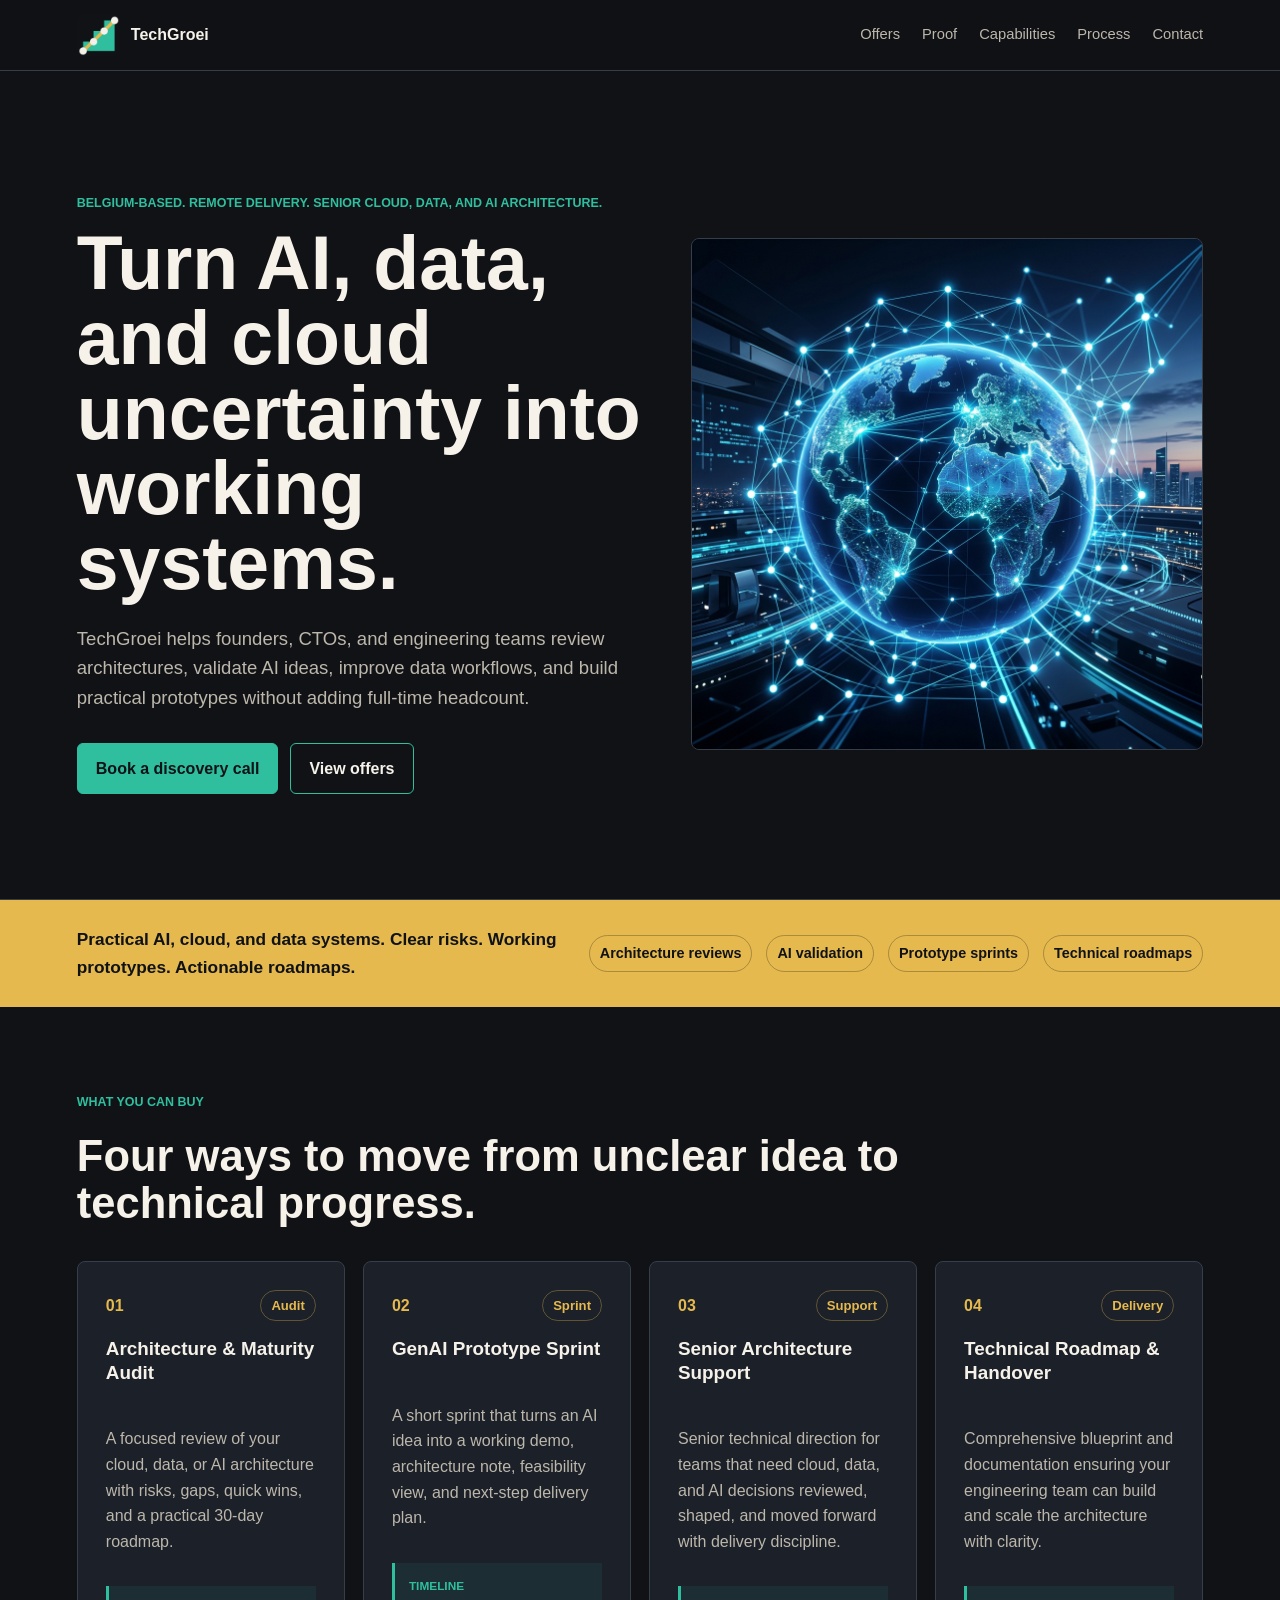
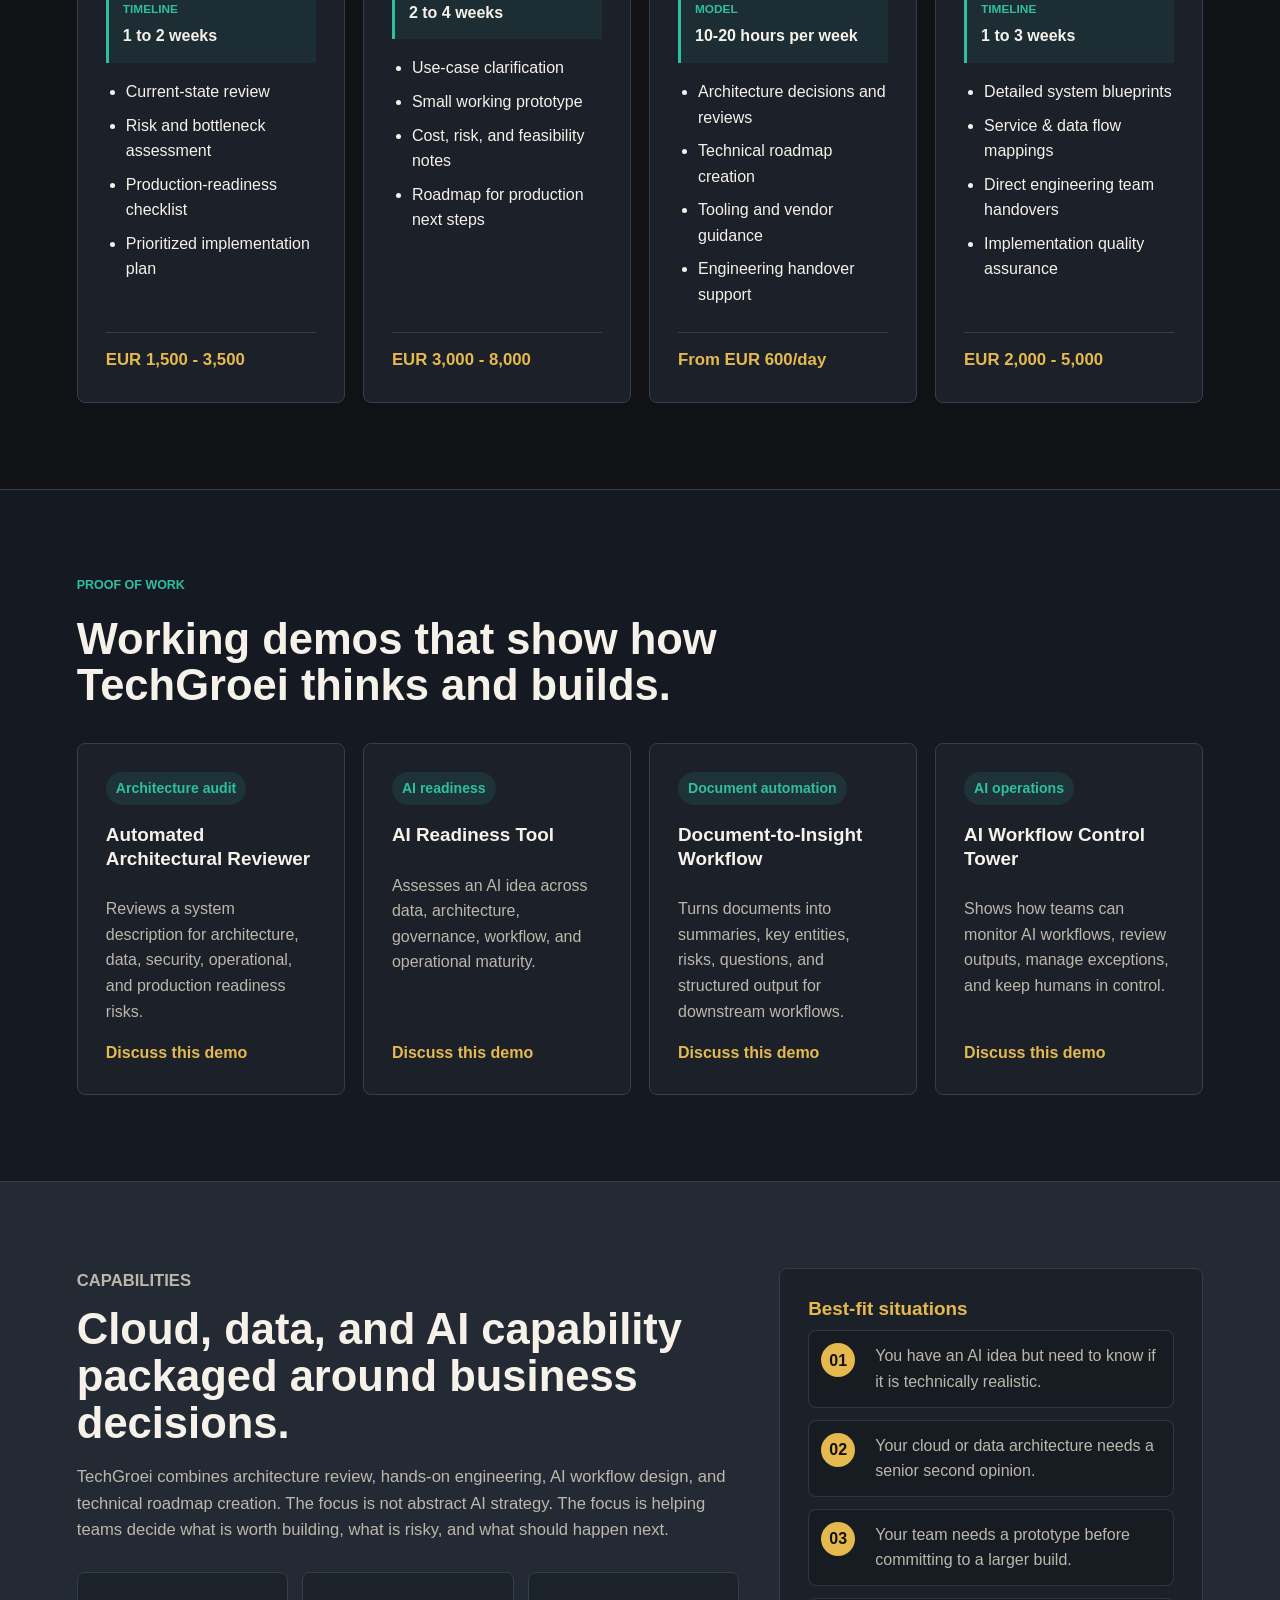
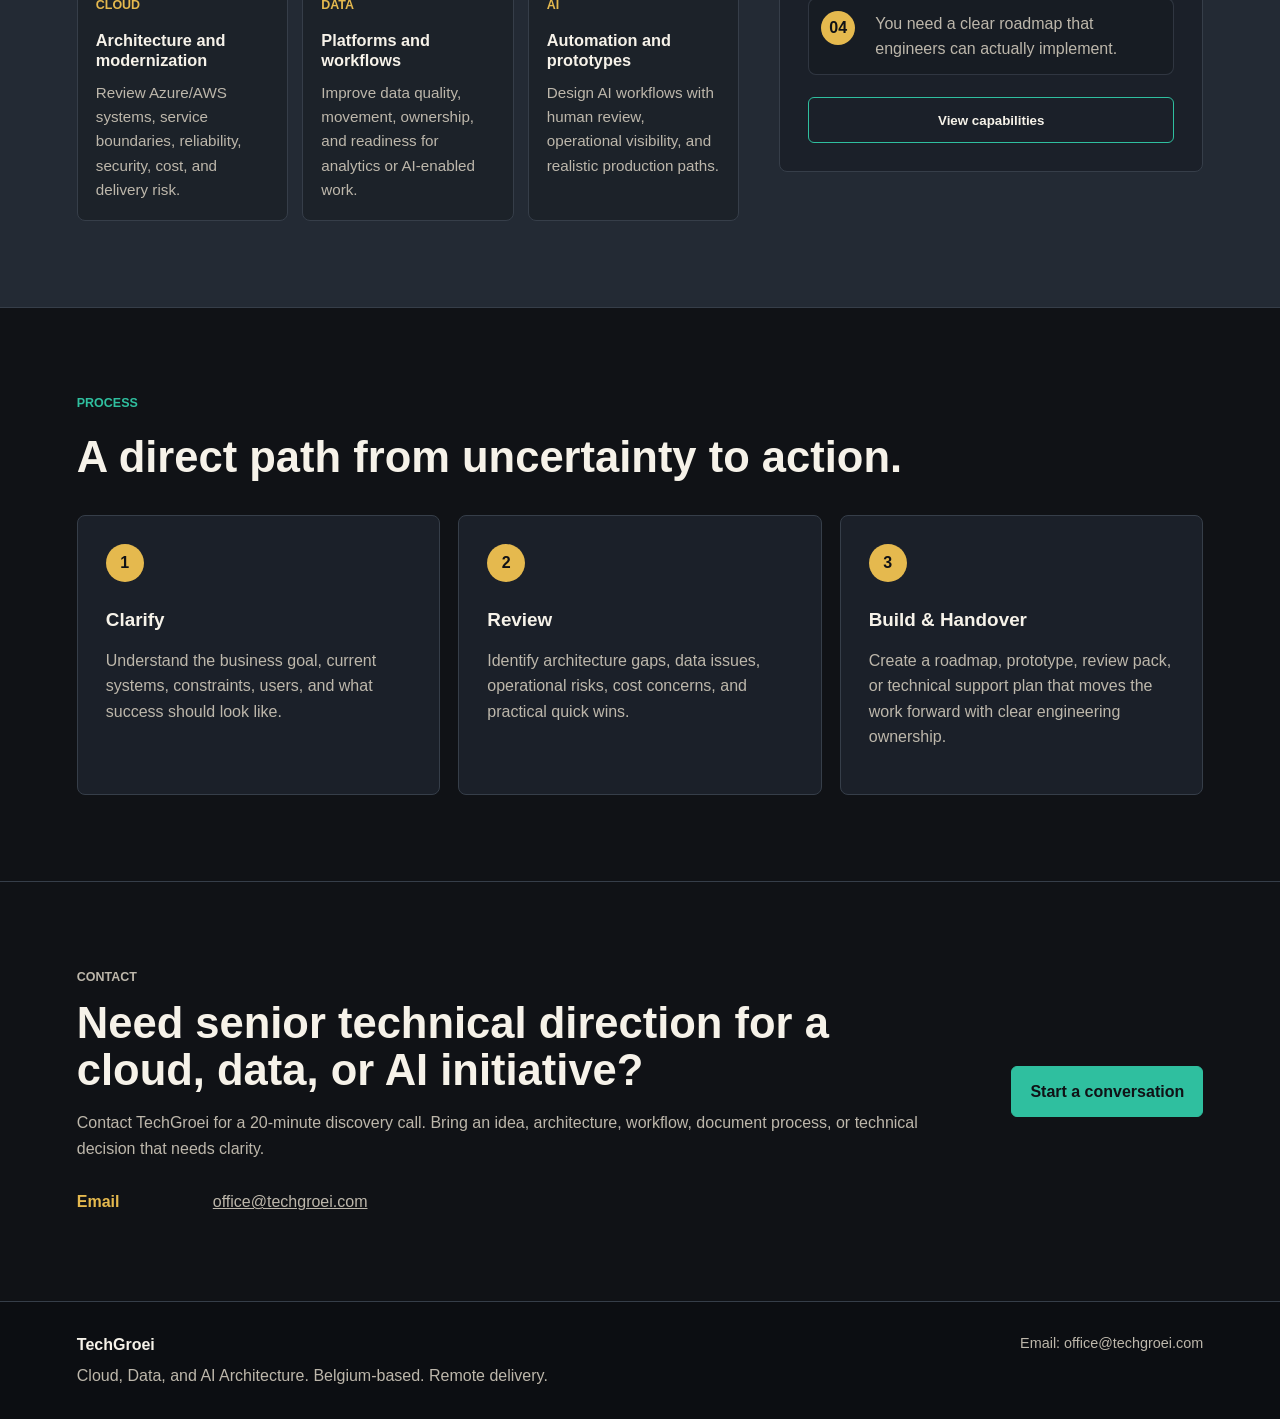
<file: index.html>
<!DOCTYPE html>
<html lang="en">

<head>
    <meta charset="UTF-8">
    <meta name="viewport" content="width=device-width, initial-scale=1.0">
    <meta name="description"
        content="TechGroei helps founders, CTOs, and engineering teams review cloud, data, and AI architectures, validate AI ideas, and build practical prototypes.">
    <title>TechGroei | Cloud, Data, and AI Architecture</title>
    <link rel="stylesheet" href="style.css">
</head>

<body>
    <header class="site-header">
        <a class="brand-link" href="#top" aria-label="TechGroei home">
            <img src="techgroei_logo.png" alt="" class="brand-mark">
            <span>TechGroei</span>
        </a>
        <nav aria-label="Primary navigation">
            <a href="#offers">Offers</a>
            <a href="#proof">Proof</a>
            <a href="#capabilities">Capabilities</a>
            <a href="#process">Process</a>
            <a href="#contact">Contact</a>
        </nav>
    </header>

    <main id="top">
        <section class="hero">
            <div class="hero-copy">
                <p class="eyebrow">Belgium-based. Remote delivery. Senior cloud, data, and AI architecture.</p>
                <h1>Turn AI, data, and cloud uncertainty into working systems.</h1>
                <p class="hero-tag">
                    TechGroei helps founders, CTOs, and engineering teams review architectures, validate AI ideas,
                    improve data workflows, and build practical prototypes without adding full-time headcount.
                </p>
                <div class="hero-actions">
                    <a href="mailto:office@techgroei.com?subject=TechGroei%20discovery%20call" class="btn">Book a
                        discovery call</a>
                    <a href="#offers" class="btn btn-quiet">View offers</a>
                </div>
            </div>
            <figure class="hero-visual">
                <img src="hero_ai_architecture_1775508554138.png"
                    alt="Abstract cloud, data and AI architecture network">
            </figure>
        </section>

        <section class="signal-band" aria-label="TechGroei positioning">
            <p>Practical AI, cloud, and data systems. Clear risks. Working prototypes. Actionable roadmaps.</p>
            <span>Architecture reviews</span>
            <span>AI validation</span>
            <span>Prototype sprints</span>
            <span>Technical roadmaps</span>
        </section>

        <section id="offers" class="section">
            <div class="section-heading">
                <p class="eyebrow">What you can buy</p>
                <h2>Four ways to move from unclear idea to technical progress.</h2>
            </div>
            <div class="offer-grid">
                <article class="offer-card">
                    <div class="offer-card-head">
                        <span class="card-kicker">01</span>
                        <span class="offer-type">Audit</span>
                    </div>
                    <h3>Architecture & Maturity Audit</h3>
                    <p>
                        A focused review of your cloud, data, or AI architecture with risks, gaps, quick wins, and a
                        practical 30-day roadmap.
                    </p>
                    <div class="offer-outcome">
                        <span>Timeline</span>
                        <strong>1 to 2 weeks</strong>
                    </div>
                    <ul>
                        <li>Current-state review</li>
                        <li>Risk and bottleneck assessment</li>
                        <li>Production-readiness checklist</li>
                        <li>Prioritized implementation plan</li>
                    </ul>
                    <div class="offer-price">EUR 1,500 - 3,500</div>
                </article>
                <article class="offer-card">
                    <div class="offer-card-head">
                        <span class="card-kicker">02</span>
                        <span class="offer-type">Sprint</span>
                    </div>
                    <h3>GenAI Prototype Sprint</h3>
                    <p>
                        A short sprint that turns an AI idea into a working demo, architecture note, feasibility view,
                        and next-step delivery plan.
                    </p>
                    <div class="offer-outcome">
                        <span>Timeline</span>
                        <strong>2 to 4 weeks</strong>
                    </div>
                    <ul>
                        <li>Use-case clarification</li>
                        <li>Small working prototype</li>
                        <li>Cost, risk, and feasibility notes</li>
                        <li>Roadmap for production next steps</li>
                    </ul>
                    <div class="offer-price">EUR 3,000 - 8,000</div>
                </article>
                <article class="offer-card">
                    <div class="offer-card-head">
                        <span class="card-kicker">03</span>
                        <span class="offer-type">Support</span>
                    </div>
                    <h3>Senior Architecture Support</h3>
                    <p>
                        Senior technical direction for teams that need cloud, data, and AI decisions reviewed, shaped,
                        and moved forward with delivery discipline.
                    </p>
                    <div class="offer-outcome">
                        <span>Model</span>
                        <strong>10-20 hours per week</strong>
                    </div>
                    <ul>
                        <li>Architecture decisions and reviews</li>
                        <li>Technical roadmap creation</li>
                        <li>Tooling and vendor guidance</li>
                        <li>Engineering handover support</li>
                    </ul>
                    <div class="offer-price">From EUR 600/day</div>
                </article>
                <article class="offer-card">
                    <div class="offer-card-head">
                        <span class="card-kicker">04</span>
                        <span class="offer-type">Delivery</span>
                    </div>
                    <h3>Technical Roadmap & Handover</h3>
                    <p>
                        Comprehensive blueprint and documentation ensuring your engineering team can build and scale the
                        architecture with clarity.
                    </p>
                    <div class="offer-outcome">
                        <span>Timeline</span>
                        <strong>1 to 3 weeks</strong>
                    </div>
                    <ul>
                        <li>Detailed system blueprints</li>
                        <li>Service & data flow mappings</li>
                        <li>Direct engineering team handovers</li>
                        <li>Implementation quality assurance</li>
                    </ul>
                    <div class="offer-price">EUR 2,000 - 5,000</div>
                </article>
            </div>
        </section>

        <section id="proof" class="section section-muted">
            <div class="section-heading">
                <p class="eyebrow">Proof of work</p>
                <h2>Working demos that show how TechGroei thinks and builds.</h2>
            </div>
            <div class="portfolio-grid">
                <article>
                    <span>Architecture audit</span>
                    <h3>Automated Architectural Reviewer</h3>
                    <p>
                        Reviews a system description for architecture, data, security, operational, and production
                        readiness risks.
                    </p>
                    <a href="mailto:office@techgroei.com?subject=Automated%20Architectural%20Reviewer%20demo">Discuss
                        this demo</a>
                </article>
                <article>
                    <span>AI readiness</span>
                    <h3>AI Readiness Tool</h3>
                    <p>
                        Assesses an AI idea across data, architecture, governance, workflow, and operational maturity.
                    </p>
                    <a href="mailto:office@techgroei.com?subject=AI%20Readiness%20Tool%20demo">Discuss this demo</a>
                </article>
                <article>
                    <span>Document automation</span>
                    <h3>Document-to-Insight Workflow</h3>
                    <p>
                        Turns documents into summaries, key entities, risks, questions, and structured output for
                        downstream workflows.
                    </p>
                    <a href="mailto:office@techgroei.com?subject=Document-to-Insight%20Workflow%20demo">Discuss this
                        demo</a>
                </article>
                <article>
                    <span>AI operations</span>
                    <h3>AI Workflow Control Tower</h3>
                    <p>
                        Shows how teams can monitor AI workflows, review outputs, manage exceptions, and keep humans in
                        control.
                    </p>
                    <a href="mailto:office@techgroei.com?subject=AI%20Workflow%20Control%20Tower%20demo">Discuss this
                        demo</a>
                </article>
            </div>
        </section>

        <section id="capabilities" class="section capabilities-section">
            <div class="capabilities-copy">
                <p class="eyebrow">Capabilities</p>
                <h2>Cloud, data, and AI capability packaged around business decisions.</h2>
                <p>
                    TechGroei combines architecture review, hands-on engineering, AI workflow design, and technical
                    roadmap creation. The focus is not abstract AI strategy. The focus is helping teams decide what is
                    worth building, what is risky, and what should happen next.
                </p>
                <div class="capability-cluster">
                    <article>
                        <span>Cloud</span>
                        <h3>Architecture and modernization</h3>
                        <p>Review Azure/AWS systems, service boundaries, reliability, security, cost, and delivery risk.
                        </p>
                    </article>
                    <article>
                        <span>Data</span>
                        <h3>Platforms and workflows</h3>
                        <p>Improve data quality, movement, ownership, and readiness for analytics or AI-enabled work.
                        </p>
                    </article>
                    <article>
                        <span>AI</span>
                        <h3>Automation and prototypes</h3>
                        <p>Design AI workflows with human review, operational visibility, and realistic production
                            paths.</p>
                    </article>
                </div>
            </div>
            <div class="capabilities-panel">
                <h3>Best-fit situations</h3>
                <div class="fit-list">
                    <div>
                        <span>01</span>
                        <p>You have an AI idea but need to know if it is technically realistic.</p>
                    </div>
                    <div>
                        <span>02</span>
                        <p>Your cloud or data architecture needs a senior second opinion.</p>
                    </div>
                    <div>
                        <span>03</span>
                        <p>Your team needs a prototype before committing to a larger build.</p>
                    </div>
                    <div>
                        <span>04</span>
                        <p>You need a clear roadmap that engineers can actually implement.</p>
                    </div>
                </div>
                <button type="button" class="btn btn-quiet" data-capabilities-open>View capabilities</button>
            </div>
        </section>

        <section id="process" class="section process-section">
            <div class="section-heading">
                <p class="eyebrow">Process</p>
                <h2>A direct path from uncertainty to action.</h2>
            </div>
            <div class="steps">
                <article>
                    <strong>1</strong>
                    <h3>Clarify</h3>
                    <p>Understand the business goal, current systems, constraints, users, and what success should look
                        like.</p>
                </article>
                <article>
                    <strong>2</strong>
                    <h3>Review</h3>
                    <p>Identify architecture gaps, data issues, operational risks, cost concerns, and practical quick
                        wins.</p>
                </article>
                <article>
                    <strong>3</strong>
                    <h3>Build & Handover</h3>
                    <p>Create a roadmap, prototype, review pack, or technical support plan that moves the work forward
                        with clear engineering ownership.
                    </p>
                </article>
            </div>
        </section>

        <section class="section contact-section" id="contact">
            <div>
                <p class="eyebrow">Contact</p>
                <h2>Need senior technical direction for a cloud, data, or AI initiative?</h2>
                <p>
                    Contact TechGroei for a 20-minute discovery call. Bring an idea, architecture, workflow, document
                    process, or technical decision that needs clarity.
                </p>
                <dl class="contact-details">
                    <div>
                        <dt>Email</dt>
                        <dd><a href="mailto:office@techgroei.com">office@techgroei.com</a></dd>
                    </div>
                </dl>
            </div>
            <a href="mailto:office@techgroei.com?subject=TechGroei%20discovery%20call" class="btn">Start a
                conversation</a>
        </section>
    </main>

    <footer class="site-footer">
        <div>
            <strong>TechGroei</strong>
            <p>Cloud, Data, and AI Architecture. Belgium-based. Remote delivery.</p>
        </div>
        <div class="footer-meta">
            <span>Email: office@techgroei.com</span>
        </div>
    </footer>
    <div id="capabilities-modal" class="modal-overlay" aria-hidden="true">
        <div class="modal-container" role="dialog" aria-modal="true" aria-label="TechGroei capabilities slide">
            <button class="modal-close" type="button" aria-label="Close capabilities slide">&times;</button>
            <iframe src="one_slider_capabilities.html" title="TechGroei capabilities slide"></iframe>
        </div>
    </div>
    <script>
        document.addEventListener('DOMContentLoaded', () => {
            const modal = document.getElementById('capabilities-modal');
            const openButton = document.querySelector('[data-capabilities-open]');
            const closeButton = document.querySelector('.modal-close');

            function openModal() {
                modal.classList.add('is-open');
                modal.setAttribute('aria-hidden', 'false');
                document.body.classList.add('modal-open');
            }

            function closeModal() {
                modal.classList.remove('is-open');
                modal.setAttribute('aria-hidden', 'true');
                document.body.classList.remove('modal-open');
            }

            openButton.addEventListener('click', openModal);
            closeButton.addEventListener('click', closeModal);
            modal.addEventListener('click', event => {
                if (event.target === modal) closeModal();
            });
            document.addEventListener('keydown', event => {
                if (event.key === 'Escape' && modal.classList.contains('is-open')) closeModal();
            });
        });
    </script>
</body>

</html>
</file>
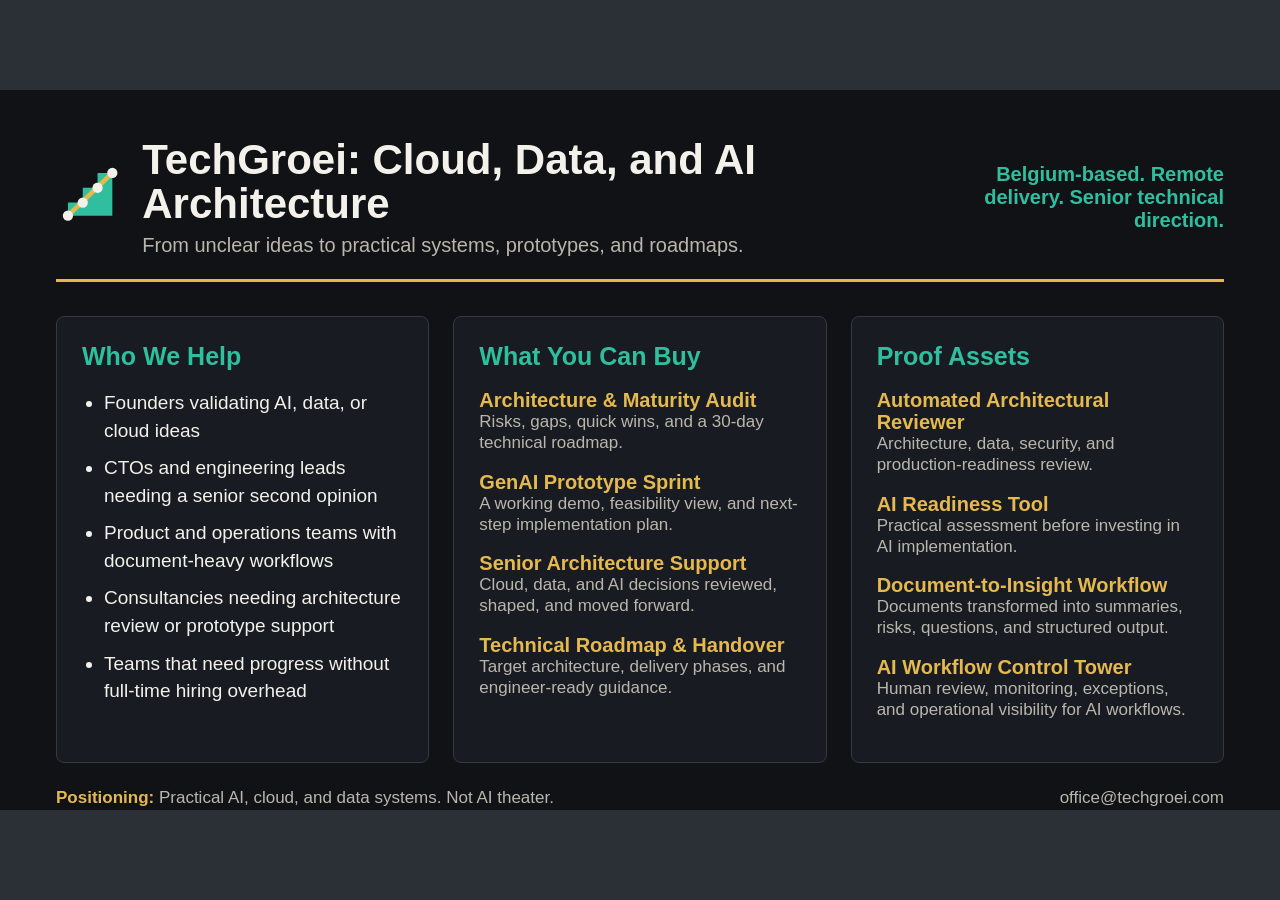
<file: one_slider_capabilities.html>
<!DOCTYPE html>
<html lang="en">

<head>
    <meta charset="UTF-8">
    <meta name="viewport" content="width=device-width, initial-scale=1.0">
    <title>TechGroei Capabilities Slide</title>
    <style>
        :root {
            --bg: #101216;
            --panel: #181c22;
            --text: #f4f1ea;
            --muted: #bbb6ac;
            --teal: #2fbf9f;
            --yellow: #e5b94e;
            --line: #343a43;
        }

        * {
            box-sizing: border-box;
        }

        body {
            margin: 0;
            min-height: 100vh;
            display: grid;
            place-items: center;
            background: #2b2f36;
            font-family: Arial, Helvetica, sans-serif;
        }

        .slide {
            width: 1280px;
            height: 720px;
            padding: 48px 56px;
            background: var(--bg);
            color: var(--text);
            overflow: hidden;
        }

        header {
            display: flex;
            align-items: center;
            justify-content: space-between;
            gap: 32px;
            border-bottom: 3px solid var(--yellow);
            padding-bottom: 22px;
        }

        .brand {
            display: flex;
            align-items: center;
            gap: 18px;
        }

        .mark {
            width: 72px;
            height: 72px;
        }

        h1 {
            margin: 0;
            max-width: 780px;
            font-size: 42px;
            line-height: 1.05;
            letter-spacing: 0;
        }

        .subtitle {
            margin: 8px 0 0;
            color: var(--muted);
            font-size: 20px;
        }

        .tag {
            max-width: 310px;
            color: var(--teal);
            font-size: 20px;
            font-weight: 700;
            text-align: right;
        }

        .columns {
            display: grid;
            grid-template-columns: repeat(3, 1fr);
            gap: 24px;
            margin-top: 34px;
        }

        .card {
            min-height: 420px;
            padding: 25px;
            border: 1px solid var(--line);
            border-radius: 8px;
            background: var(--panel);
        }

        h2 {
            margin: 0 0 18px;
            color: var(--teal);
            font-size: 25px;
            letter-spacing: 0;
        }

        ul {
            margin: 0;
            padding-left: 22px;
            color: var(--text);
            font-size: 19px;
            line-height: 1.45;
        }

        li {
            margin-bottom: 10px;
        }

        .offer {
            margin-bottom: 17px;
        }

        .offer strong {
            display: block;
            color: var(--yellow);
            font-size: 20px;
            line-height: 1.1;
        }

        .offer span {
            color: var(--muted);
            font-size: 17px;
            line-height: 1.25;
        }

        footer {
            display: flex;
            justify-content: space-between;
            gap: 24px;
            margin-top: 25px;
            color: var(--muted);
            font-size: 17px;
        }

        footer strong {
            color: var(--yellow);
        }
    </style>
</head>

<body>
    <section class="slide">
        <header>
            <div class="brand">
                <svg class="mark" viewBox="0 0 240 220" aria-label="TechGroei logo mark">
                    <path d="M42 172 L42 126 L94 126 L94 74 L146 74 L146 22 L198 22 L198 172 Z" fill="#2fbf9f" />
                    <path d="M42 172 L198 22" fill="none" stroke="#e5b94e" stroke-width="16" stroke-linecap="round" />
                    <circle cx="42" cy="172" r="18" fill="#f4f1ea" />
                    <circle cx="94" cy="126" r="18" fill="#f4f1ea" />
                    <circle cx="146" cy="74" r="18" fill="#f4f1ea" />
                    <circle cx="198" cy="22" r="18" fill="#f4f1ea" />
                </svg>
                <div>
                    <h1>TechGroei: Cloud, Data, and AI Architecture</h1>
                    <p class="subtitle">From unclear ideas to practical systems, prototypes, and roadmaps.</p>
                </div>
            </div>
            <div class="tag">Belgium-based. Remote delivery. Senior technical direction.</div>
        </header>

        <div class="columns">
            <article class="card">
                <h2>Who We Help</h2>
                <ul>
                    <li>Founders validating AI, data, or cloud ideas</li>
                    <li>CTOs and engineering leads needing a senior second opinion</li>
                    <li>Product and operations teams with document-heavy workflows</li>
                    <li>Consultancies needing architecture review or prototype support</li>
                    <li>Teams that need progress without full-time hiring overhead</li>
                </ul>
            </article>

            <article class="card">
                <h2>What You Can Buy</h2>
                <div class="offer">
                    <strong>Architecture & Maturity Audit</strong>
                    <span>Risks, gaps, quick wins, and a 30-day technical roadmap.</span>
                </div>
                <div class="offer">
                    <strong>GenAI Prototype Sprint</strong>
                    <span>A working demo, feasibility view, and next-step implementation plan.</span>
                </div>
                <div class="offer">
                    <strong>Senior Architecture Support</strong>
                    <span>Cloud, data, and AI decisions reviewed, shaped, and moved forward.</span>
                </div>
                <div class="offer">
                    <strong>Technical Roadmap & Handover</strong>
                    <span>Target architecture, delivery phases, and engineer-ready guidance.</span>
                </div>
            </article>

            <article class="card">
                <h2>Proof Assets</h2>
                <div class="offer">
                    <strong>Automated Architectural Reviewer</strong>
                    <span>Architecture, data, security, and production-readiness review.</span>
                </div>
                <div class="offer">
                    <strong>AI Readiness Tool</strong>
                    <span>Practical assessment before investing in AI implementation.</span>
                </div>
                <div class="offer">
                    <strong>Document-to-Insight Workflow</strong>
                    <span>Documents transformed into summaries, risks, questions, and structured output.</span>
                </div>
                <div class="offer">
                    <strong>AI Workflow Control Tower</strong>
                    <span>Human review, monitoring, exceptions, and operational visibility for AI workflows.</span>
                </div>
            </article>
        </div>

        <footer>
            <span><strong>Positioning:</strong> Practical AI, cloud, and data systems. Not AI theater.</span>
            <span>office@techgroei.com</span>
        </footer>
    </section>
</body>

</html>
</file>
<file: style.css>
:root {
    --bg: #101216;
    --bg-soft: #151922;
    --panel: #1b2029;
    --panel-strong: #232a34;
    --text: #f6f2e9;
    --muted: #bdb7ab;
    --line: #363e49;
    --accent: #2fbf9f;
    --accent-warm: #e5b94e;
    --ink: #101216;
    --white: #ffffff;
}

* {
    box-sizing: border-box;
}

html {
    scroll-behavior: smooth;
}

body {
    margin: 0;
    background: var(--bg);
    color: var(--text);
    font-family: 'Inter', -apple-system, BlinkMacSystemFont, "Segoe UI", Roboto, sans-serif;
    line-height: 1.6;
}

a {
    color: inherit;
}

img {
    max-width: 100%;
}

.site-header {
    position: sticky;
    top: 0;
    z-index: 20;
    display: flex;
    align-items: center;
    justify-content: space-between;
    gap: 28px;
    padding: 14px 6vw;
    background: rgba(16, 18, 22, 0.96);
    border-bottom: 1px solid var(--line);
}

.brand-link {
    display: inline-flex;
    align-items: center;
    gap: 12px;
    color: var(--text);
    font-weight: 700;
    text-decoration: none;
}

.brand-mark {
    width: 42px;
    height: 42px;
    border-radius: 6px;
    object-fit: cover;
    object-position: left center;
}

nav {
    display: flex;
    align-items: center;
    gap: 22px;
}

nav a {
    color: var(--muted);
    font-size: 0.92rem;
    text-decoration: none;
}

nav a:hover,
nav a:focus {
    color: var(--white);
}

.hero {
    display: grid;
    grid-template-columns: minmax(0, 1.05fr) minmax(330px, 0.95fr);
    gap: 48px;
    align-items: center;
    min-height: calc(100vh - 71px);
    padding: 76px 6vw 58px;
    border-bottom: 1px solid var(--line);
}

.hero-copy {
    max-width: 830px;
}

.eyebrow {
    margin: 0 0 12px;
    color: var(--accent);
    font-size: 0.78rem;
    font-weight: 700;
    letter-spacing: 0;
    text-transform: uppercase;
}

h1,
h2,
h3,
p,
dt,
dd,
li {
    overflow-wrap: anywhere;
}

h1 {
    margin: 0 0 22px;
    max-width: 880px;
    font-size: clamp(2.45rem, 6vw, 4.7rem);
    line-height: 1;
    letter-spacing: 0;
}

h2 {
    margin: 0;
    max-width: 860px;
    font-size: clamp(1.85rem, 3.4vw, 3.05rem);
    line-height: 1.08;
    letter-spacing: 0;
}

h3 {
    margin: 0 0 10px;
    font-size: 1.18rem;
    line-height: 1.25;
}

.hero-tag {
    margin: 0 0 30px;
    max-width: 720px;
    color: var(--muted);
    font-size: 1.16rem;
}

.best-fit-tags {
    display: flex;
    gap: 10px;
    margin-bottom: 24px;
    flex-wrap: wrap;
}

.best-fit-tag {
    font-size: 0.72rem;
    border: 1px solid rgba(229, 185, 78, 0.45);
    color: var(--accent-warm);
    padding: 4px 10px;
    border-radius: 4px;
    text-transform: uppercase;
    letter-spacing: 0.04em;
    font-weight: 700;
}

.hero-actions {
    display: flex;
    flex-wrap: wrap;
    gap: 12px;
}

.btn {
    display: inline-flex;
    align-items: center;
    justify-content: center;
    min-height: 46px;
    padding: 12px 18px;
    border: 1px solid var(--accent);
    border-radius: 6px;
    background: var(--accent);
    color: var(--ink);
    font-weight: 700;
    text-decoration: none;
}

.btn:hover,
.btn:focus {
    background: #38d7b4;
}

.btn-quiet {
    background: transparent;
    color: var(--text);
}

.btn-quiet:hover,
.btn-quiet:focus {
    background: rgba(47, 191, 159, 0.12);
}

.hero-visual {
    min-height: 430px;
    margin: 0;
    overflow: hidden;
    border: 1px solid var(--line);
    border-radius: 8px;
    background: var(--panel);
}

.hero-visual img {
    display: block;
    width: 100%;
    height: 100%;
    min-height: 430px;
    object-fit: cover;
}

.signal-band {
    display: flex;
    flex-wrap: wrap;
    align-items: center;
    gap: 14px;
    padding: 26px 6vw;
    background: var(--accent-warm);
    color: var(--ink);
}

.signal-band p {
    flex: 1 1 420px;
    margin: 0;
    font-size: 1.08rem;
    font-weight: 700;
}

.signal-band span {
    display: inline-flex;
    align-items: center;
    min-height: 34px;
    padding: 6px 10px;
    border: 1px solid rgba(16, 18, 22, 0.28);
    border-radius: 999px;
    font-size: 0.9rem;
    font-weight: 700;
}

.section {
    padding: 86px 6vw;
    border-bottom: 1px solid var(--line);
}

.section-muted {
    background: var(--bg-soft);
}

.section-heading {
    display: grid;
    gap: 8px;
    margin-bottom: 34px;
}

.offer-grid {
    display: grid;
    grid-template-columns: repeat(4, minmax(0, 1fr));
    gap: 18px;
}

.offer-card,
.portfolio-grid article,
.steps article,
.capabilities-panel {
    padding: 28px;
    border: 1px solid var(--line);
    border-radius: 8px;
    background: var(--panel);
}

.offer-card {
    min-height: 440px;
    display: flex;
    flex-direction: column;
    gap: 16px;
}

.offer-card p,
.portfolio-grid p,
.steps p,
.capabilities-copy p,
.capabilities-panel li,
.contact-section p,
.site-footer p,
.contact-details dd {
    color: var(--muted);
}

.offer-card-head {
    display: flex;
    align-items: center;
    justify-content: space-between;
    gap: 14px;
}

.offer-card-head .card-kicker {
    margin-bottom: 0;
}

.offer-type {
    display: inline-flex;
    align-items: center;
    min-height: 30px;
    padding: 4px 10px;
    border: 1px solid rgba(229, 185, 78, 0.34);
    border-radius: 999px;
    color: var(--accent-warm);
    font-size: 0.82rem;
    font-weight: 700;
}

.offer-outcome {
    display: grid;
    gap: 4px;
    padding: 14px;
    border-left: 3px solid var(--accent);
    background: rgba(47, 191, 159, 0.08);
}

.offer-outcome span {
    color: var(--accent);
    font-size: 0.74rem;
    font-weight: 700;
    text-transform: uppercase;
}

.offer-outcome strong {
    margin: 0;
    color: var(--text);
}

.offer-card ul,
.capabilities-panel ul {
    margin: 0;
    padding-left: 20px;
}

.offer-card li,
.capabilities-panel li {
    margin-bottom: 8px;
}

.offer-price {
    margin-top: auto;
    color: var(--accent-warm);
    font-weight: 700;
    font-size: 1.05rem;
    padding-top: 14px;
    border-top: 1px solid var(--line);
}

.card-kicker {
    display: inline-block;
    margin-bottom: 28px;
    color: var(--accent-warm);
    font-weight: 700;
}

.portfolio-grid {
    display: grid;
    grid-template-columns: repeat(4, minmax(0, 1fr));
    gap: 18px;
}

.portfolio-grid article {
    min-height: 300px;
    display: flex;
    flex-direction: column;
}

.portfolio-grid span,
.capability-tags span {
    display: inline-flex;
    min-height: 32px;
    align-items: center;
    width: fit-content;
    padding: 5px 10px;
    border-radius: 999px;
    background: rgba(47, 191, 159, 0.12);
    color: var(--accent);
    font-size: 0.88rem;
    font-weight: 700;
}

.portfolio-grid h3 {
    margin-top: 18px;
}

.portfolio-grid a {
    margin-top: auto;
    color: var(--accent-warm);
    font-weight: 700;
    text-decoration: none;
}

.portfolio-grid a:hover,
.portfolio-grid a:focus {
    text-decoration: underline;
}

.capabilities-section {
    display: grid;
    grid-template-columns: minmax(0, 1fr) minmax(320px, 0.64fr);
    gap: 40px;
    align-items: start;
    background: var(--panel-strong);
}

.capabilities-copy {
    max-width: 880px;
}

.capabilities-copy > p {
    max-width: 760px;
    font-size: 1.04rem;
}

.capability-tags {
    display: flex;
    flex-wrap: wrap;
    gap: 10px;
    margin-top: 24px;
}

.capability-cluster {
    display: grid;
    grid-template-columns: repeat(3, minmax(0, 1fr));
    gap: 14px;
    margin-top: 28px;
}

.capability-cluster article {
    padding: 18px;
    border: 1px solid var(--line);
    border-radius: 8px;
    background: rgba(16, 18, 22, 0.34);
}

.capability-cluster span {
    display: inline-flex;
    margin-bottom: 14px;
    color: var(--accent-warm);
    font-size: 0.78rem;
    font-weight: 700;
    text-transform: uppercase;
}

.capability-cluster h3 {
    font-size: 1.02rem;
}

.capability-cluster p {
    margin: 0;
    font-size: 0.95rem;
}

.capabilities-panel h3 {
    color: var(--accent-warm);
}

.capabilities-panel .btn {
    margin-top: 22px;
    width: 100%;
}

.fit-list {
    display: grid;
    gap: 12px;
}

.fit-list div {
    display: grid;
    grid-template-columns: 42px minmax(0, 1fr);
    gap: 12px;
    align-items: start;
    padding: 12px;
    border: 1px solid rgba(54, 62, 73, 0.8);
    border-radius: 8px;
    background: rgba(16, 18, 22, 0.28);
}

.fit-list span {
    display: inline-flex;
    align-items: center;
    justify-content: center;
    width: 34px;
    height: 34px;
    border-radius: 50%;
    background: var(--accent-warm);
    color: var(--ink);
    font-weight: 700;
}

.fit-list p {
    margin: 0;
    color: var(--muted);
}

.process-section {
    background: var(--bg);
}

.steps {
    display: grid;
    grid-template-columns: repeat(3, minmax(0, 1fr));
    gap: 18px;
}

.steps article {
    min-height: 250px;
}

.steps strong {
    display: inline-flex;
    align-items: center;
    justify-content: center;
    width: 38px;
    height: 38px;
    margin-bottom: 26px;
    border-radius: 50%;
    background: var(--accent-warm);
    color: var(--ink);
}

.contact-section {
    display: flex;
    align-items: center;
    justify-content: space-between;
    gap: 36px;
}

.contact-section > div {
    max-width: 850px;
}

.contact-details {
    display: grid;
    gap: 14px;
    margin: 28px 0 0;
}

.contact-details div {
    display: grid;
    grid-template-columns: 120px minmax(0, 1fr);
    gap: 16px;
}

.contact-details dt {
    color: var(--accent-warm);
    font-weight: 700;
}

.contact-details dd {
    margin: 0;
}

.site-footer {
    display: flex;
    justify-content: space-between;
    gap: 28px;
    padding: 30px 6vw;
    color: var(--muted);
    background: #0c0e12;
}

.site-footer strong {
    color: var(--text);
}

.site-footer p {
    margin: 6px 0 0;
}

.footer-meta {
    display: grid;
    gap: 6px;
    text-align: right;
    font-size: 0.9rem;
}

@media (max-width: 1100px) {
    .portfolio-grid {
        grid-template-columns: repeat(2, minmax(0, 1fr));
    }
}

@media (max-width: 980px) {
    .offer-grid {
        grid-template-columns: repeat(2, 1fr);
    }
    
    .hero,
    .steps,
    .capabilities-section,
    .capability-cluster {
        grid-template-columns: 1fr;
    }

    .hero {
        min-height: auto;
    }

    .hero-visual,
    .hero-visual img {
        min-height: 320px;
    }

    .offer-card {
        min-height: auto;
    }

    .contact-section,
    .site-footer {
        align-items: flex-start;
        flex-direction: column;
    }

    .footer-meta {
        text-align: left;
    }
}

@media (max-width: 720px) {
    .site-header {
        align-items: flex-start;
        flex-direction: column;
    }

    nav {
        width: 100%;
        gap: 14px;
        overflow-x: auto;
        padding-bottom: 2px;
    }

    .hero,
    .section {
        padding-left: 5vw;
        padding-right: 5vw;
    }

    .portfolio-grid {
        grid-template-columns: 1fr;
    }

    .contact-details div {
        grid-template-columns: 1fr;
    }

    .offer-card,
    .portfolio-grid article,
    .steps article,
    .capabilities-panel {
        min-height: auto;
        padding: 22px;
    }

    .brand-mark {
        width: 36px;
        height: 36px;
    }
}

.modal-overlay {
    position: fixed;
    inset: 0;
    z-index: 1000;
    display: flex;
    align-items: center;
    justify-content: center;
    padding: 24px;
    background: rgba(16, 18, 22, 0.9);
    opacity: 0;
    visibility: hidden;
    transition: opacity 0.2s ease, visibility 0.2s ease;
}

.modal-overlay.is-open {
    opacity: 1;
    visibility: visible;
}

.modal-container {
    position: relative;
    width: min(96vw, 1320px);
    height: min(86vh, 760px);
    overflow: hidden;
    border: 1px solid var(--line);
    border-radius: 8px;
    background: var(--bg);
    box-shadow: 0 34px 80px rgba(0, 0, 0, 0.55);
}

.modal-container iframe {
    width: 100%;
    height: 100%;
    border: 0;
}

.modal-close {
    position: absolute;
    top: 14px;
    right: 14px;
    z-index: 2;
    display: inline-flex;
    align-items: center;
    justify-content: center;
    width: 42px;
    height: 42px;
    border: 1px solid rgba(255, 255, 255, 0.18);
    border-radius: 50%;
    background: rgba(16, 18, 22, 0.82);
    color: var(--white);
    font-size: 28px;
    cursor: pointer;
}

.modal-close:hover,
.modal-close:focus {
    background: var(--accent);
    color: var(--ink);
}

.modal-open {
    overflow: hidden;
}
</file>
